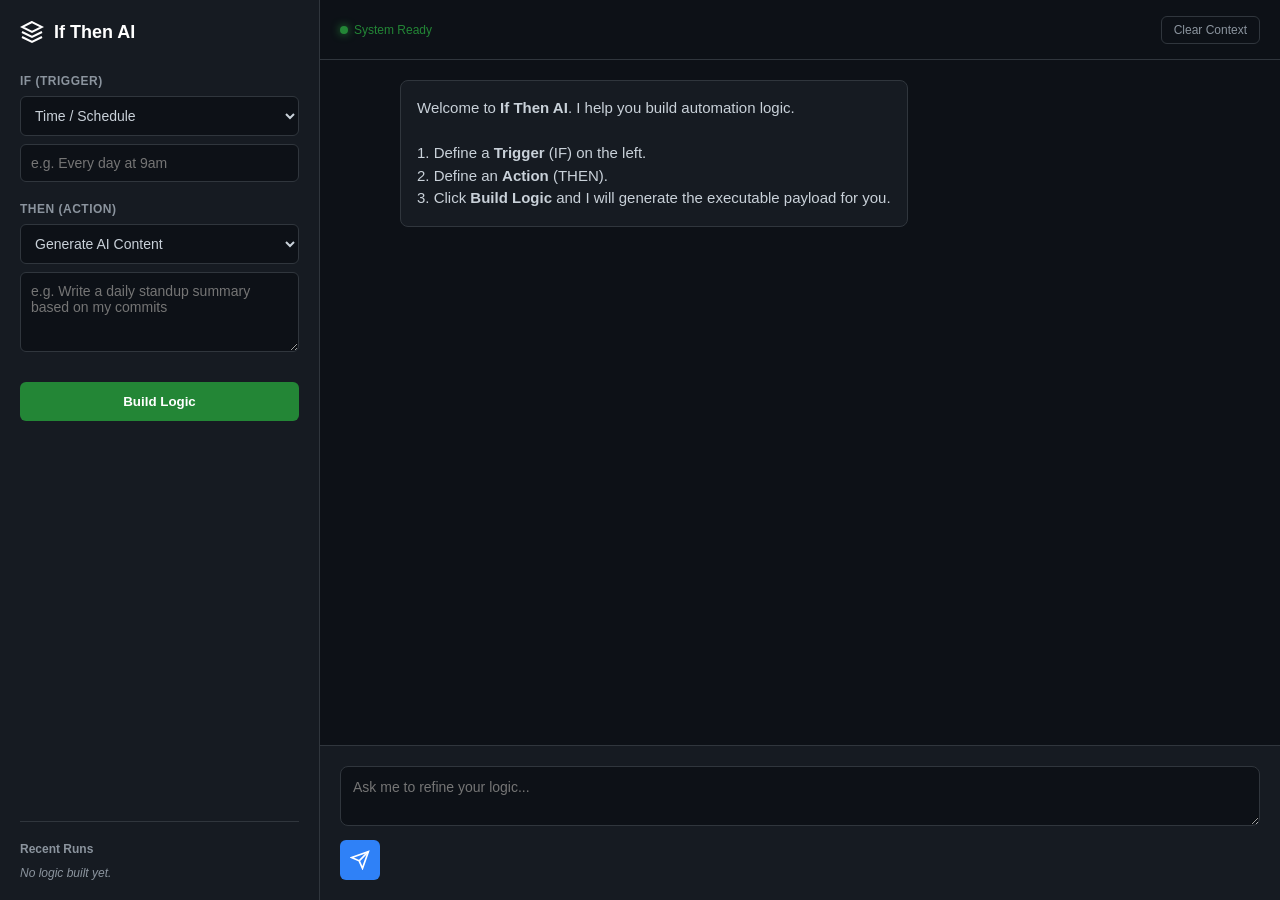
<file: index.html>
<!DOCTYPE html>
<html lang="en">
<head>
    <meta charset="UTF-8">
    <meta name="viewport" content="width=device-width, initial-scale=1.0">
    <title>If Then AI</title>
    <link rel="stylesheet" href="style.css">
</head>
<body>
    <div class="app-container">
        <!-- Sidebar: Logic Builder -->
        <aside class="sidebar">
            <div class="brand">
                <svg width="24" height="24" viewBox="0 0 24 24" fill="none" stroke="currentColor" stroke-width="2"><path d="M12 2L2 7l10 5 10-5-10-5zM2 17l10 5 10-5M2 12l10 5 10-5"/></svg>
                <span>If Then AI</span>
            </div>
            
            <div class="logic-block">
                <label>IF (Trigger)</label>
                <select id="trigger-type">
                    <option value="time">Time / Schedule</option>
                    <option value="webhook">Webhook Received</option>
                    <option value="input">User Input</option>
                </select>
                <input type="text" id="trigger-val" placeholder="e.g. Every day at 9am">
            </div>

            <div class="logic-block">
                <label>THEN (Action)</label>
                <select id="action-type">
                    <option value="ai_generate">Generate AI Content</option>
                    <option value="send_email">Send Email</option>
                    <option value="push_github">Push to GitHub</option>
                </select>
                <textarea id="action-val" placeholder="e.g. Write a daily standup summary based on my commits"></textarea>
            </div>

            <button id="build-btn" class="primary-btn">Build Logic</button>
            
            <div class="history">
                <h4>Recent Runs</h4>
                <div id="history-list">
                    <div class="empty-state">No logic built yet.</div>
                </div>
            </div>
        </aside>

        <!-- Main: AI Chat & Output -->
        <main class="main-panel">
            <header class="top-bar">
                <div class="status">System Ready</div>
                <button id="clear-chat" class="ghost-btn">Clear Context</button>
            </header>

            <div class="chat-area" id="chat-flow">
                <div class="msg ai">
                    <div class="bubble">
                        Welcome to <strong>If Then AI</strong>. I help you build automation logic.<br><br>
                        1. Define a <strong>Trigger</strong> (IF) on the left.<br>
                        2. Define an <strong>Action</strong> (THEN).<br>
                        3. Click <strong>Build Logic</strong> and I will generate the executable payload for you.
                    </div>
                </div>
            </div>

            <div class="composer">
                <textarea id="user-input" placeholder="Ask me to refine your logic..."></textarea>
                <button id="send-btn" class="send-btn">
                    <svg width="20" height="20" viewBox="0 0 24 24" fill="none" stroke="currentColor" stroke-width="2"><line x1="22" y1="2" x2="11" y2="13"></line><polygon points="22 2 15 22 11 13 2 9 22 2"></polygon></svg>
                </button>
            </div>
        </main>
    </div>

    <script src="app.js"></script>
</body>
</html>
</file>
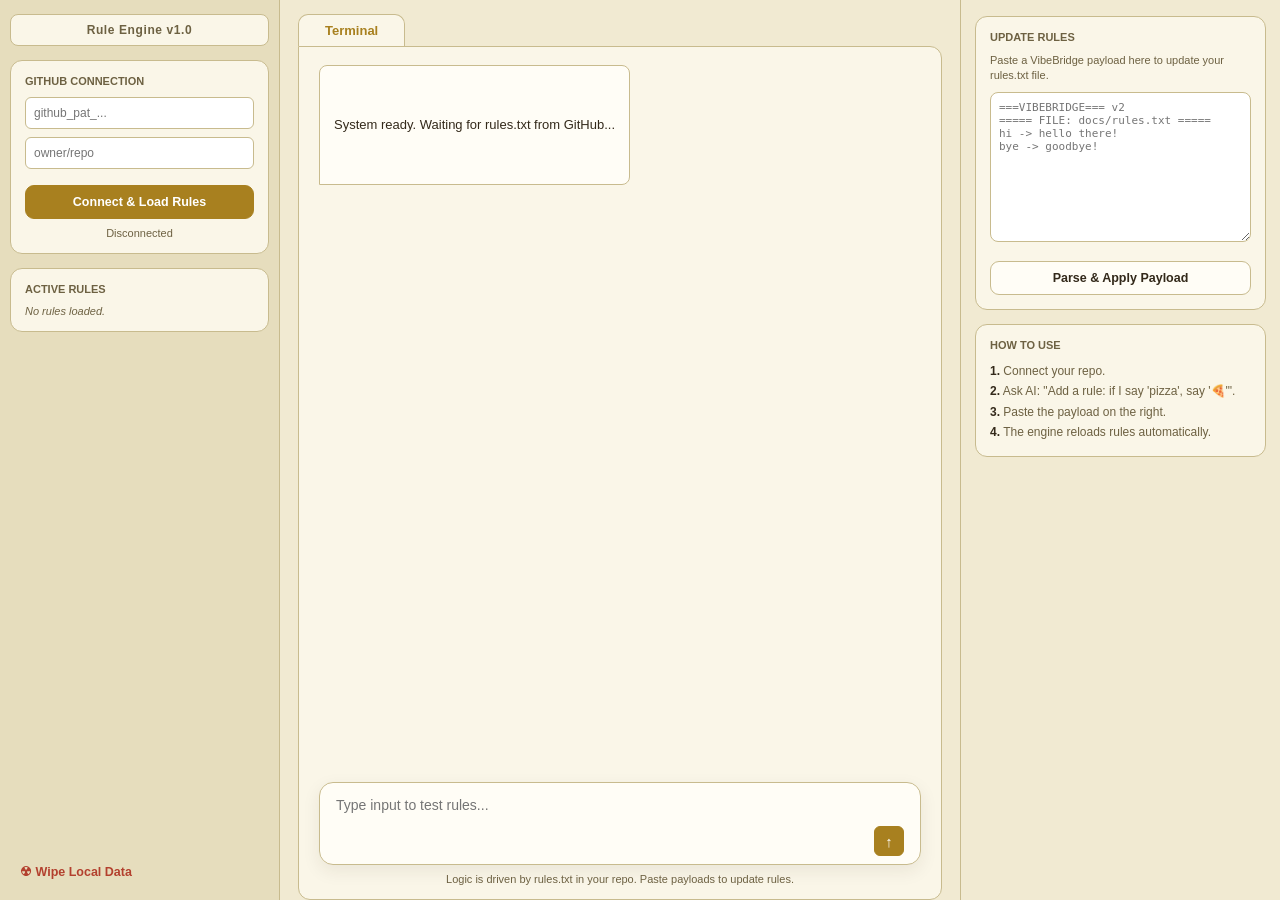
<file: docs/index.html>
<!DOCTYPE html>
<html lang="en">
<head>
    <meta charset="UTF-8">
    <meta name="viewport" content="width=device-width, initial-scale=1.0">
    <title>VibeBridge // Rule Engine</title>
    <link rel="stylesheet" href="style.css">
</head>
<body>
    <div id="vb-studio-shell">
        <!-- LEFT: Rules & Config -->
        <aside class="sk-left">
            <div class="sk-search">Rule Engine v1.0</div>
            <div class="sk-card">
                <h4>GitHub Connection</h4>
                <input type="password" id="pat" placeholder="github_pat_...">
                <input type="text" id="repo" placeholder="owner/repo">
                <button class="sk-btn solid" id="btn-connect">Connect & Load Rules</button>
                <div id="status" class="sk-status">Disconnected</div>
            </div>
            <div class="sk-card">
                <h4>Active Rules</h4>
                <div id="rule-list" class="sk-rule-list">
                    <div class="sk-empty">No rules loaded.</div>
                </div>
            </div>
            <div class="sk-menu">
                <button id="btn-wipe" style="color:#b3402e">☢ Wipe Local Data</button>
            </div>
        </aside>

        <!-- CENTER: Execution Terminal -->
        <section class="sk-center">
            <div class="sk-tabs">
                <div class="sk-tab on">Terminal</div>
            </div>
            <div class="sk-body">
                <div id="chat-view">
                    <div id="flow">
                        <div class="msg ai">
                            <div class="bubble">System ready. Waiting for rules.txt from GitHub...</div>
                        </div>
                    </div>
                </div>
                <div id="composerwrap">
                    <div id="composer">
                        <textarea id="input" rows="1" placeholder="Type input to test rules..."></textarea>
                        <div class="crow">
                            <span class="spacer"></span>
                            <button id="send" class="sendbtn">↑</button>
                        </div>
                    </div>
                    <div class="footnote">Logic is driven by rules.txt in your repo. Paste payloads to update rules.</div>
                </div>
            </div>
        </section>

        <!-- RIGHT: Payload Injector -->
        <aside class="sk-right">
            <div class="sk-card">
                <h4>Update Rules</h4>
                <p class="sk-help">Paste a VibeBridge payload here to update your rules.txt file.</p>
                <textarea id="payload-input" class="sk-code" placeholder="===VIBEBRIDGE=== v2&#10;===== FILE: docs/rules.txt =====&#10;hi -> hello there!&#10;bye -> goodbye!"></textarea>
                <button class="sk-btn" id="btn-parse">Parse & Apply Payload</button>
            </div>
            <div class="sk-card">
                <h4>How to use</h4>
                <div class="sk-steps">
                    <b>1.</b> Connect your repo.<br>
                    <b>2.</b> Ask AI: "Add a rule: if I say 'pizza', say '🍕'".<br>
                    <b>3.</b> Paste the payload on the right.<br>
                    <b>4.</b> The engine reloads rules automatically.
                </div>
            </div>
        </aside>
    </div>

    <script src="github.js"></script>
    <script src="app.js"></script>
</body>
</html>
</file>
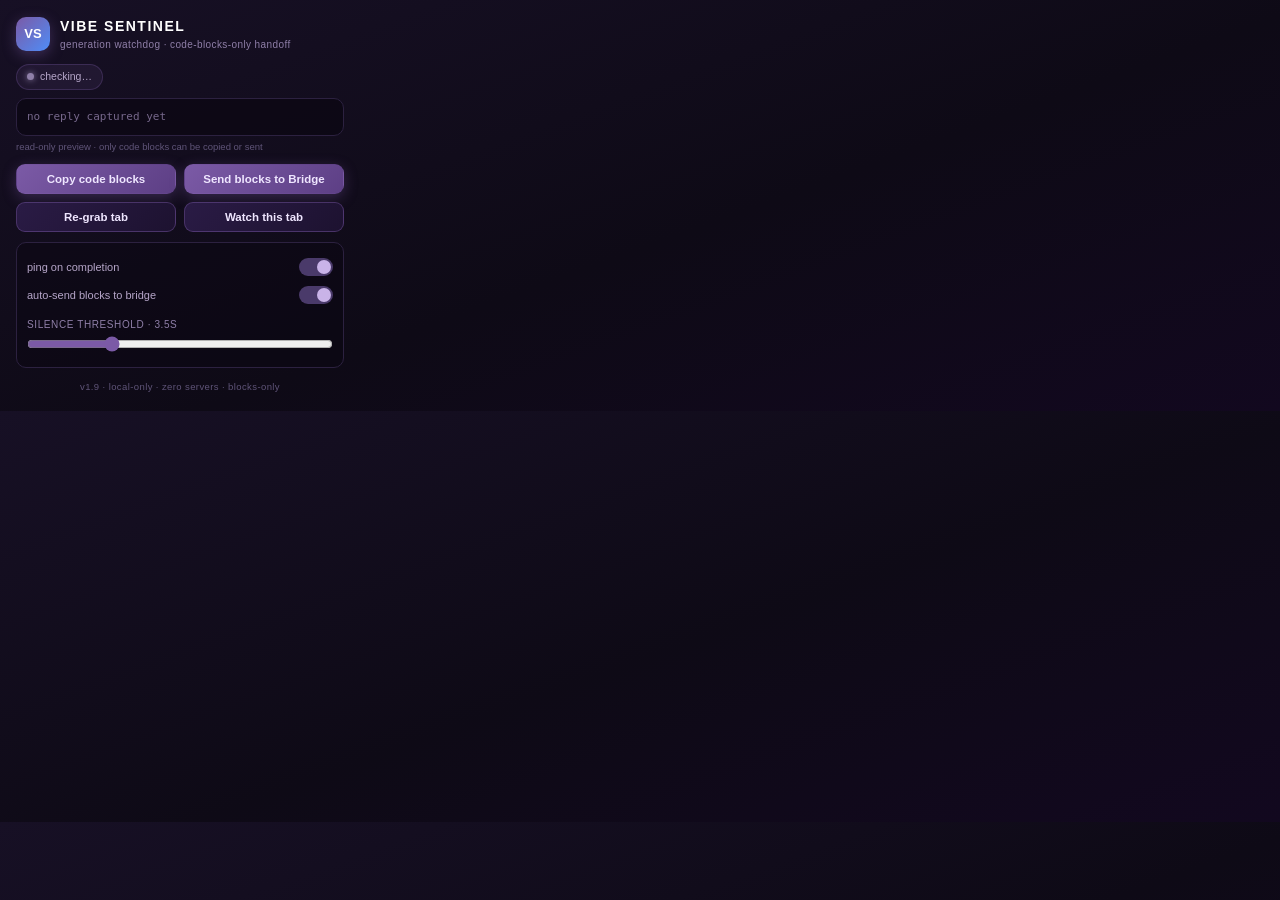
<file: extension/popup.html>
<!doctype html>
<html>
<head>
<meta charset="utf-8">
<style>
*{box-sizing:border-box;margin:0;padding:0}
body{width:360px;max-height:580px;overflow-y:auto;font:13px/1.5 -apple-system,"Segoe UI",Inter,sans-serif;background:linear-gradient(160deg,#171025 0%,#0e0a16 55%,#12081f 100%);color:#ece4f6;padding:16px;scrollbar-width:thin;scrollbar-color:#4a3a6a transparent}
header{display:flex;align-items:center;gap:10px;margin-bottom:12px}
.logo{width:34px;height:34px;border-radius:10px;background:linear-gradient(135deg,#7b5aa6,#4f8df7);display:flex;align-items:center;justify-content:center;font-weight:800;font-size:13px;color:#fff;box-shadow:0 4px 14px rgba(123,90,166,.4)}
h1{font-size:14px;letter-spacing:1.5px;color:#fff;font-weight:700}
.sub{font-size:10px;color:#8f7fa8;letter-spacing:.4px}
#state{display:inline-flex;align-items:center;gap:6px;font-size:10.5px;color:#b6a6c9;background:rgba(123,90,166,.12);border:1px solid rgba(123,90,166,.3);border-radius:999px;padding:4px 10px;margin-bottom:8px}
#state::before{content:"";width:7px;height:7px;border-radius:50%;background:#8f7fa8;box-shadow:0 0 6px #8f7fa8}
.wrow{display:flex;align-items:center;justify-content:space-between;gap:8px;font-size:10.5px;color:#b6a6c9;background:rgba(123,90,166,.1);border:1px solid rgba(123,90,166,.25);border-radius:8px;padding:4px 8px;margin-bottom:6px}
.wrow button{padding:2px 8px;font-size:10px;margin:0}
pre#preview{background:rgba(10,6,18,.7);border:1px solid #2c2140;border-radius:10px;padding:10px;max-height:120px;overflow:auto;white-space:pre-wrap;font:11px/1.45 ui-monospace,Menlo,Consolas,monospace;color:#77688c;margin-bottom:4px}
.readonly{font-size:9.5px;color:#5f5478;margin-bottom:10px}
.blk{margin:0 0 8px;border:1px solid #2c2140;border-radius:10px;padding:8px;background:rgba(123,90,166,.06)}
.blk:hover{border-color:#4a3a6a}
.blk .bt{font-size:9.5px;letter-spacing:1px;text-transform:uppercase;color:#8f7fa8;margin-bottom:4px}
.blk pre{max-height:80px;margin:0 0 6px;background:rgba(10,6,18,.7);border-radius:8px;padding:8px;white-space:pre-wrap;font:10.5px/1.4 ui-monospace,Menlo,Consolas,monospace;color:#9a8fb0}
.grid{display:grid;grid-template-columns:1fr 1fr;gap:8px;margin:10px 0}
button{border:1px solid rgba(123,90,166,.45);border-radius:9px;padding:8px 10px;font-size:11.5px;font-weight:600;cursor:pointer;color:#efe6ff;background:linear-gradient(135deg,#2a1b45,#1d1230);transition:filter .15s,transform .1s}
button:hover{filter:brightness(1.3)}
button:active{transform:scale(.97)}
button.primary{background:linear-gradient(135deg,#7b5aa6,#5d3f85);border-color:transparent;box-shadow:0 4px 14px rgba(123,90,166,.35)}
.panel{border:1px solid #2c2140;border-radius:10px;padding:10px;margin-top:10px;background:rgba(10,6,18,.5)}
.row{display:flex;align-items:center;justify-content:space-between;gap:8px;padding:5px 0;font-size:11px;color:#b6a6c9}
.switch{position:relative;width:34px;height:18px;flex-shrink:0}
.switch input{opacity:0;width:0;height:0}
.switch span{position:absolute;inset:0;border-radius:999px;background:#2c2140;transition:.2s;cursor:pointer}
.switch span::after{content:"";position:absolute;top:2px;left:2px;width:14px;height:14px;border-radius:50%;background:#8f7fa8;transition:.2s}
.switch input:checked+span{background:#4a3a6a}
.switch input:checked+span::after{left:18px;background:#c9b3e8}
input[type=range]{width:100%;accent-color:#7b5aa6}
.lab{font-size:10px;letter-spacing:.6px;text-transform:uppercase;color:#8f7fa8;margin:8px 0 4px}
footer{margin-top:12px;font-size:9.5px;color:#5f5478;text-align:center;letter-spacing:.4px}
</style>
</head>
<body>
<header>
  <div class="logo">VS</div>
  <div>
    <h1>VIBE SENTINEL</h1>
    <div class="sub">generation watchdog · code-blocks-only handoff</div>
  </div>
</header>
<div id="state">checking…</div>
<div id="watched"></div>
<pre id="preview">no reply captured yet</pre>
<div class="readonly">read-only preview · only code blocks can be copied or sent</div>
<div id="blocks"></div>
<div class="grid">
  <button id="copy" class="primary">Copy code blocks</button>
  <button id="bridge" class="primary">Send blocks to Bridge</button>
  <button id="grab">Re-grab tab</button>
  <button id="inject">Watch this tab</button>
</div>
<div class="panel">
  <div class="row"><span>ping on completion</span><label class="switch"><input type="checkbox" id="sound" checked><span></span></label></div>
  <div class="row"><span>auto-send blocks to bridge</span><label class="switch"><input type="checkbox" id="autosend" checked><span></span></label></div>
  <div class="lab">silence threshold · <span id="sv">3.5</span>s</div>
  <input id="silence" type="range" min="1500" max="9000" step="500" value="3500">
</div>
<footer>v1.9 · local-only · zero servers · blocks-only</footer>
<script src="popup.js"></script>
</body>
</html>
</file>
<file: style.css>
:root {
    --bg-dark: #0d1117;
    --bg-panel: #161b22;
    --border: #30363d;
    --text-main: #c9d1d9;
    --text-muted: #8b949e;
    --accent: #2f81f7;
    --accent-hover: #1f6feb;
    --success: #238636;
    --font-mono: ui-monospace, SFMono-Regular, SF Mono, Menlo, Consolas, Liberation Mono, monospace;
    --font-sans: -apple-system, BlinkMacSystemFont, "Segoe UI", Helvetica, Arial, sans-serif;
}

* { box-sizing: border-box; margin: 0; padding: 0; }

body {
    background-color: var(--bg-dark);
    color: var(--text-main);
    font-family: var(--font-sans);
    height: 100vh;
    overflow: hidden;
}

.app-container {
    display: flex;
    height: 100%;
    width: 100%;
}

/* Sidebar */
.sidebar {
    width: 320px;
    background-color: var(--bg-panel);
    border-right: 1px solid var(--border);
    display: flex;
    flex-direction: column;
    padding: 20px;
    gap: 20px;
    overflow-y: auto;
}

.brand {
    display: flex;
    align-items: center;
    gap: 10px;
    font-weight: 700;
    font-size: 18px;
    color: #fff;
    margin-bottom: 10px;
}

.logic-block {
    display: flex;
    flex-direction: column;
    gap: 8px;
}

.logic-block label {
    font-size: 12px;
    font-weight: 600;
    color: var(--text-muted);
    text-transform: uppercase;
    letter-spacing: 0.5px;
}

select, input, textarea {
    background-color: var(--bg-dark);
    border: 1px solid var(--border);
    color: var(--text-main);
    padding: 10px;
    border-radius: 6px;
    font-family: var(--font-sans);
    font-size: 14px;
    width: 100%;
    outline: none;
    transition: border-color 0.2s;
}

select:focus, input:focus, textarea:focus {
    border-color: var(--accent);
}

textarea {
    resize: vertical;
    min-height: 80px;
}

.primary-btn {
    background-color: var(--success);
    color: white;
    border: none;
    padding: 12px;
    border-radius: 6px;
    font-weight: 600;
    cursor: pointer;
    transition: background-color 0.2s;
    margin-top: 10px;
}

.primary-btn:hover { background-color: #2ea043; }

.history {
    margin-top: auto;
    border-top: 1px solid var(--border);
    padding-top: 20px;
}

.history h4 {
    font-size: 12px;
    color: var(--text-muted);
    margin-bottom: 10px;
}

.empty-state {
    font-size: 12px;
    color: var(--text-muted);
    font-style: italic;
}

/* Main Panel */
.main-panel {
    flex: 1;
    display: flex;
    flex-direction: column;
    background-color: var(--bg-dark);
    position: relative;
}

.top-bar {
    height: 60px;
    border-bottom: 1px solid var(--border);
    display: flex;
    align-items: center;
    justify-content: space-between;
    padding: 0 20px;
}

.status {
    font-size: 12px;
    color: var(--success);
    display: flex;
    align-items: center;
    gap: 6px;
}

.status::before {
    content: '';
    width: 8px;
    height: 8px;
    background-color: var(--success);
    border-radius: 50%;
    box-shadow: 0 0 8px var(--success);
}

.ghost-btn {
    background: transparent;
    border: 1px solid var(--border);
    color: var(--text-muted);
    padding: 6px 12px;
    border-radius: 6px;
    font-size: 12px;
    cursor: pointer;
}

.ghost-btn:hover {
    color: var(--text-main);
    border-color: var(--text-muted);
}

.chat-area {
    flex: 1;
    overflow-y: auto;
    padding: 20px;
    display: flex;
    flex-direction: column;
    gap: 20px;
}

.msg {
    max-width: 800px;
    width: 100%;
    margin: 0 auto;
    display: flex;
    gap: 12px;
}

.msg.user { flex-direction: row-reverse; }

.bubble {
    background-color: var(--bg-panel);
    border: 1px solid var(--border);
    padding: 16px;
    border-radius: 8px;
    line-height: 1.5;
    font-size: 15px;
}

.msg.user .bubble {
    background-color: var(--accent);
    border-color: var(--accent);
    color: white;
}

.msg.ai .bubble {
    background-color: var(--bg-panel);
}

.code-block {
    background-color: #000;
    padding: 12px;
    border-radius: 6px;
    font-family: var(--font-mono);
    font-size: 13px;
    margin-top: 10px;
    overflow-x: auto;
    border: 1px solid var(--border);
    color: #7ee787;
}

.composer {
    padding: 20px;
    border-top: 1px solid var(--border);
    background-color: var(--bg-panel);
}

.composer textarea {
    background-color: var(--bg-dark);
    border: 1px solid var(--border);
    border-radius: 8px;
    padding: 12px;
    min-height: 60px;
    max-height: 200px;
    margin-bottom: 10px;
}

.composer-actions {
    display: flex;
    justify-content: flex-end;
}

.send-btn {
    background-color: var(--accent);
    color: white;
    border: none;
    width: 40px;
    height: 40px;
    border-radius: 6px;
    display: flex;
    align-items: center;
    justify-content: center;
    cursor: pointer;
    transition: background-color 0.2s;
}

.send-btn:hover { background-color: var(--accent-hover); }

/* Scrollbar */
::-webkit-scrollbar { width: 8px; }
::-webkit-scrollbar-track { background: transparent; }
::-webkit-scrollbar-thumb { background: #30363d; border-radius: 4px; }
::-webkit-scrollbar-thumb:hover { background: #484f58; }
</file>
<file: docs/style.css>
:root {
    --sk-bg: #f1ead2;
    --sk-side: #e6ddbd;
    --sk-card: #faf6e8;
    --sk-line: #c8bb8e;
    --sk-ink: #33291a;
    --sk-dim: #6d6142;
    --sk-acc: #a8801f;
    --sk-olive: #6f7d33;
    --sk-red: #b3402e;
}

* { box-sizing: border-box; margin: 0; padding: 0; }

body {
    background: var(--sk-bg);
    color: var(--sk-ink);
    font-family: -apple-system, BlinkMacSystemFont, "Segoe UI", Roboto, Helvetica, Arial, sans-serif;
    height: 100vh;
    overflow: hidden;
    font-size: 14px;
}

#vb-studio-shell {
    display: grid;
    grid-template-columns: 280px minmax(0, 1fr) 320px;
    height: 100vh;
    width: 100vw;
}

/* Left Column */
.sk-left {
    background: var(--sk-side);
    border-right: 1px solid var(--sk-line);
    display: flex;
    flex-direction: column;
    padding: 14px 10px;
    overflow-y: auto;
    gap: 14px;
}
.sk-search {
    background: var(--sk-card);
    border: 1px solid var(--sk-line);
    border-radius: 8px;
    padding: 8px 12px;
    font-size: 12px;
    font-weight: 700;
    color: var(--sk-dim);
    text-align: center;
    letter-spacing: 0.05em;
}
.sk-card {
    background: var(--sk-card);
    border: 1px solid var(--sk-line);
    border-radius: 12px;
    padding: 14px;
}
.sk-card h4 {
    font-size: 11px;
    font-weight: 800;
    text-transform: uppercase;
    color: var(--sk-dim);
    margin-bottom: 10px;
}
.sk-card input {
    width: 100%;
    padding: 8px;
    margin-bottom: 8px;
    border: 1px solid var(--sk-line);
    border-radius: 6px;
    background: #fff;
    font-family: inherit;
    font-size: 12px;
}
.sk-btn {
    width: 100%;
    padding: 9px;
    border-radius: 9px;
    border: 1px solid var(--sk-line);
    background: #fffdf6;
    color: var(--sk-ink);
    font-size: 12.5px;
    font-weight: 700;
    cursor: pointer;
    margin-top: 8px;
}
.sk-btn:hover { border-color: var(--sk-acc); }
.sk-btn.solid { background: var(--sk-acc); border-color: var(--sk-acc); color: #fff; }
.sk-status { font-size: 11px; color: var(--sk-dim); margin-top: 8px; text-align: center; }
.sk-rule-list { max-height: 200px; overflow-y: auto; font-size: 12px; }
.sk-rule-item { padding: 4px 0; border-bottom: 1px dashed var(--sk-line); font-family: monospace; }
.sk-empty { color: var(--sk-dim); font-style: italic; font-size: 11px; }
.sk-menu { margin-top: auto; }
.sk-menu button { width: 100%; text-align: left; padding: 7px 10px; border-radius: 6px; font-size: 12.5px; font-weight: 600; color: var(--sk-ink); background: none; border: none; cursor: pointer; }
.sk-menu button:hover { background: rgba(168, 128, 31, 0.12); }

/* Center Column */
.sk-center { display: flex; flex-direction: column; min-width: 0; padding: 14px 18px 0; }
.sk-tabs { display: flex; }
.sk-tab {
    padding: 8px 26px;
    font-size: 13px;
    font-weight: 700;
    color: var(--sk-dim);
    background: var(--sk-side);
    border: 1px solid var(--sk-line);
    border-bottom: none;
    border-radius: 10px 10px 0 0;
    cursor: pointer;
}
.sk-tab.on { background: var(--sk-card); color: var(--sk-acc); }
.sk-body {
    flex: 1;
    min-height: 0;
    background: var(--sk-card);
    border: 1px solid var(--sk-line);
    border-radius: 0 12px 12px 12px;
    display: flex;
    flex-direction: column;
    overflow: hidden;
}
#chat-view { flex: 1; overflow-y: auto; padding: 18px 20px; display: flex; flex-direction: column; }
#flow { max-width: 860px; margin: 0 auto; width: 100%; display: flex; flex-direction: column; gap: 12px; }
.msg { padding: 10px 14px; border-radius: 8px; font-size: 13px; line-height: 1.5; white-space: pre-wrap; word-break: break-word; }
.msg.user { background: var(--sk-acc); color: #fff; align-self: flex-end; border-bottom-right-radius: 0; }
.msg.ai { background: #fffdf6; border: 1px solid var(--sk-line); color: var(--sk-ink); align-self: flex-start; border-bottom-left-radius: 0; }

#composerwrap { padding: 10px 20px 14px; background: transparent; }
#composer { max-width: 860px; margin: 0 auto; background: #fffdf6; border: 1px solid var(--sk-line); border-radius: 14px; box-shadow: 0 6px 18px rgba(51, 41, 26, 0.08); padding: 12px 16px 8px; }
#composer textarea { width: 100%; background: none; border: none; resize: none; max-height: 160px; padding: 2px 0; font-size: 14px; color: var(--sk-ink); outline: none; font-family: inherit; }
.crow { display: flex; align-items: center; gap: 6px; margin-top: 8px; }
.spacer { flex: 1; }
.sendbtn { width: 30px; height: 30px; border-radius: 6px; background: var(--sk-acc); border: 1px solid var(--sk-acc); color: #fff; font-size: 15px; font-weight: 700; cursor: pointer; }
.sendbtn:hover { filter: brightness(1.1); }
.footnote { max-width: 860px; margin: 8px auto 0; font-size: 11px; color: var(--sk-dim); text-align: center; }

/* Right Column */
.sk-right { background: var(--sk-bg); border-left: 1px solid var(--sk-line); padding: 16px 14px; overflow-y: auto; display: flex; flex-direction: column; gap: 14px; }
.sk-help { font-size: 11px; color: var(--sk-dim); margin-bottom: 8px; line-height: 1.4; }
.sk-code { width: 100%; height: 150px; background: #fff; border: 1px solid var(--sk-line); border-radius: 8px; padding: 8px; font-family: monospace; font-size: 11px; resize: vertical; margin-bottom: 8px; }
.sk-steps { font-size: 12px; line-height: 1.7; color: var(--sk-dim); }
.sk-steps b { color: var(--sk-ink); }

::-webkit-scrollbar { width: 8px; height: 8px; }
::-webkit-scrollbar-track { background: transparent; }
::-webkit-scrollbar-thumb { background: rgba(139, 148, 158, 0.4); border-radius: 8px; }
</file>
